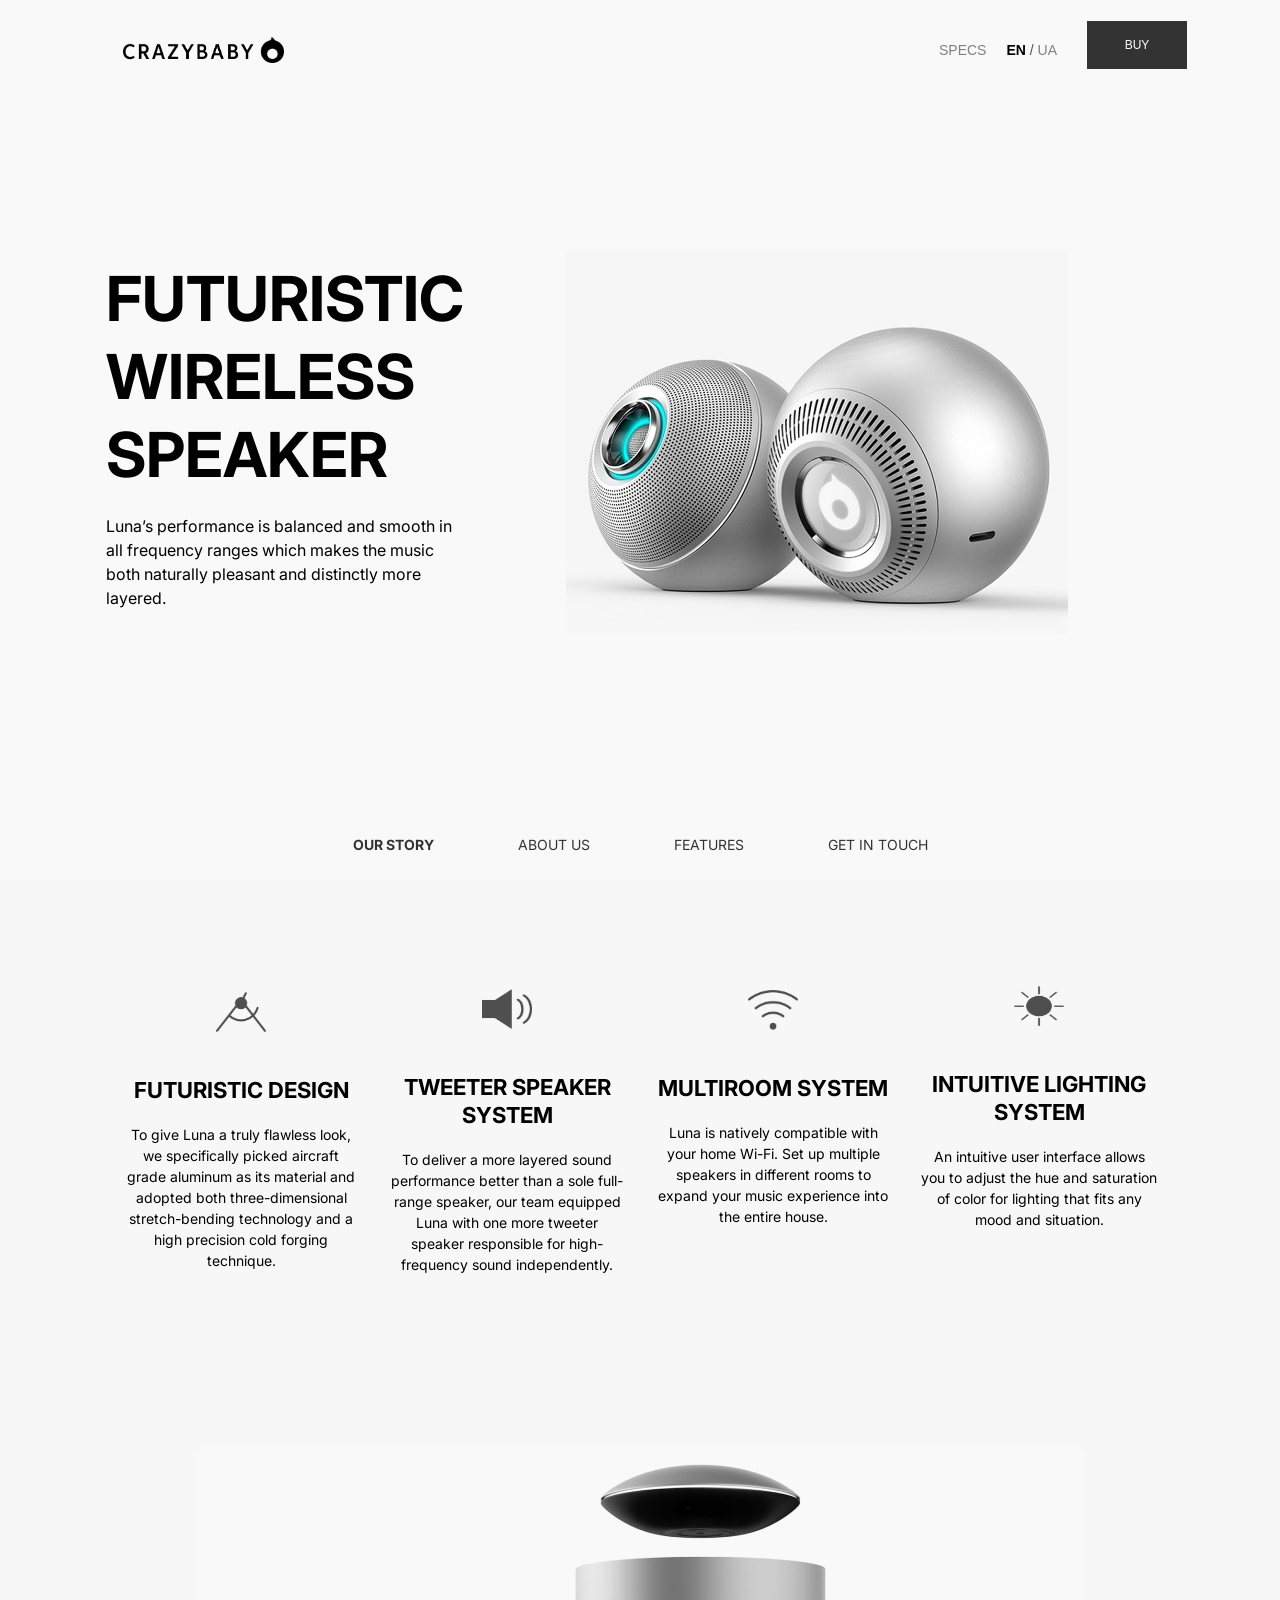
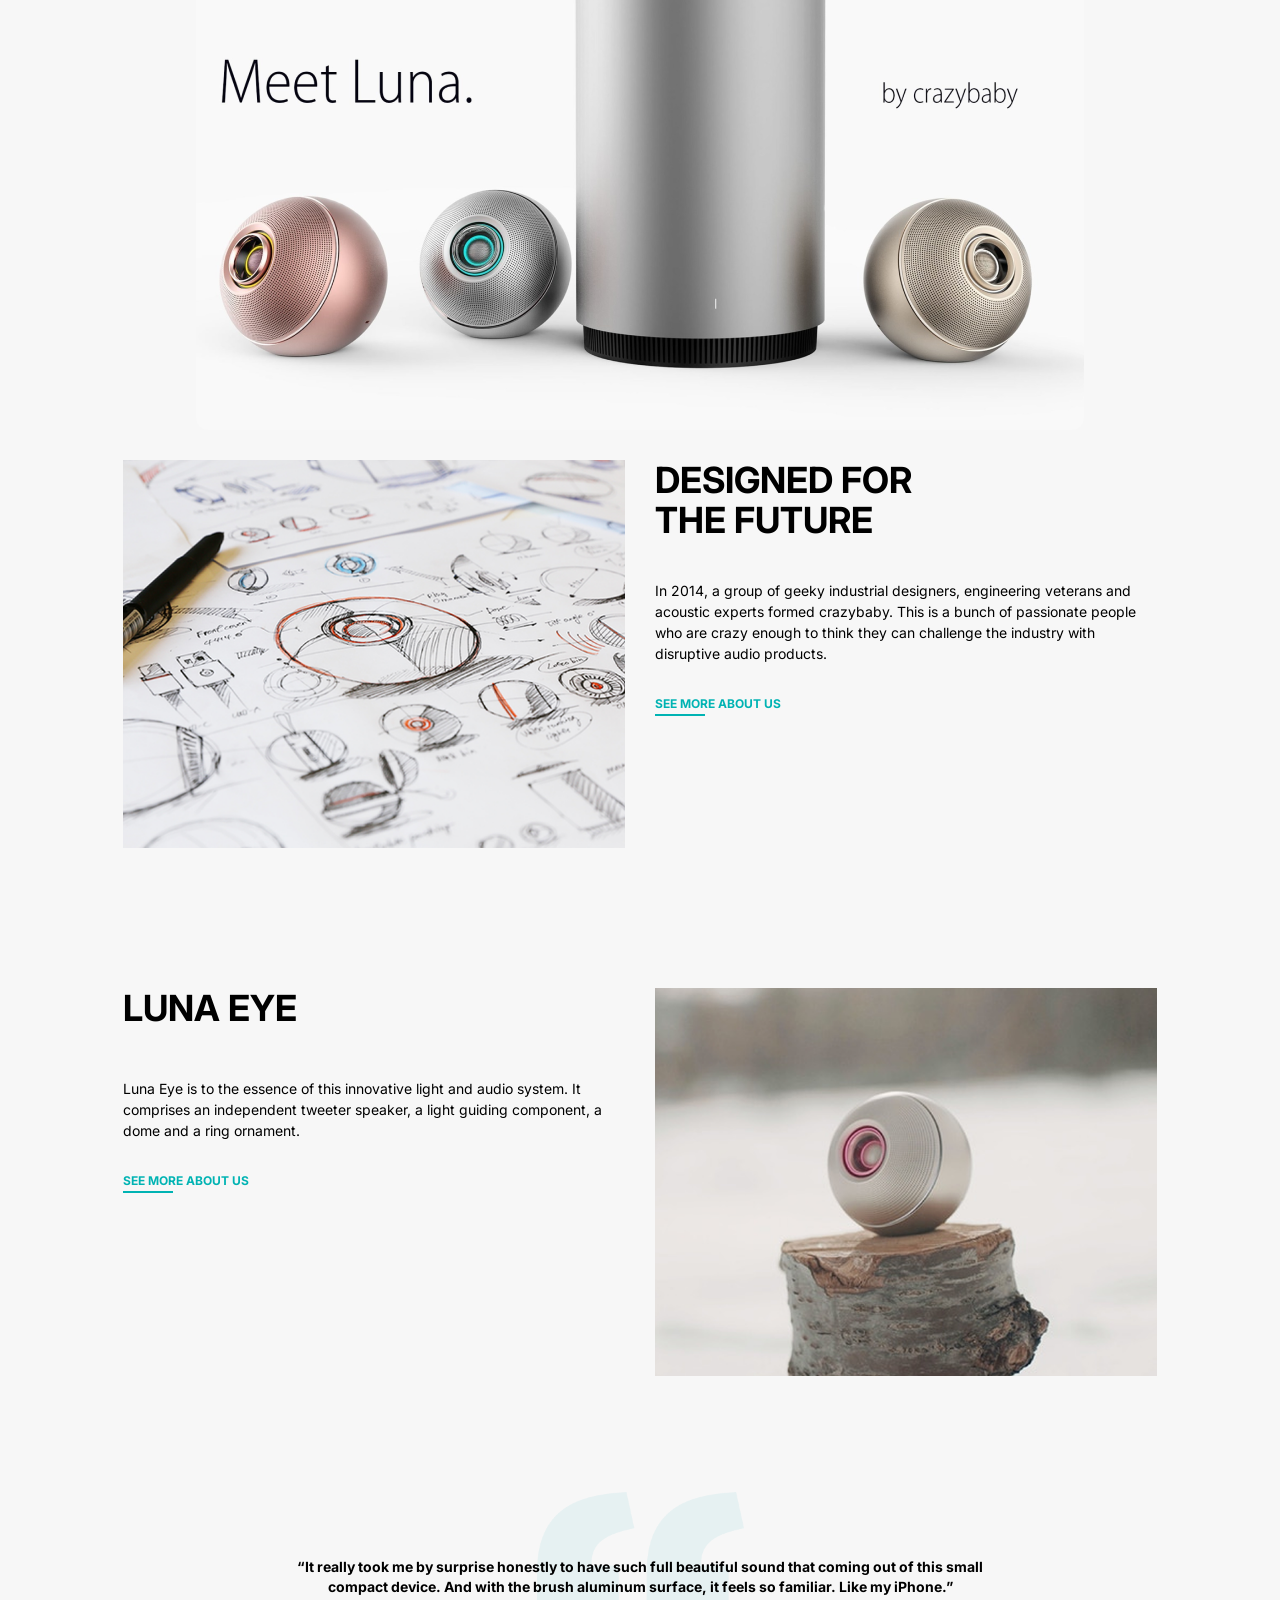
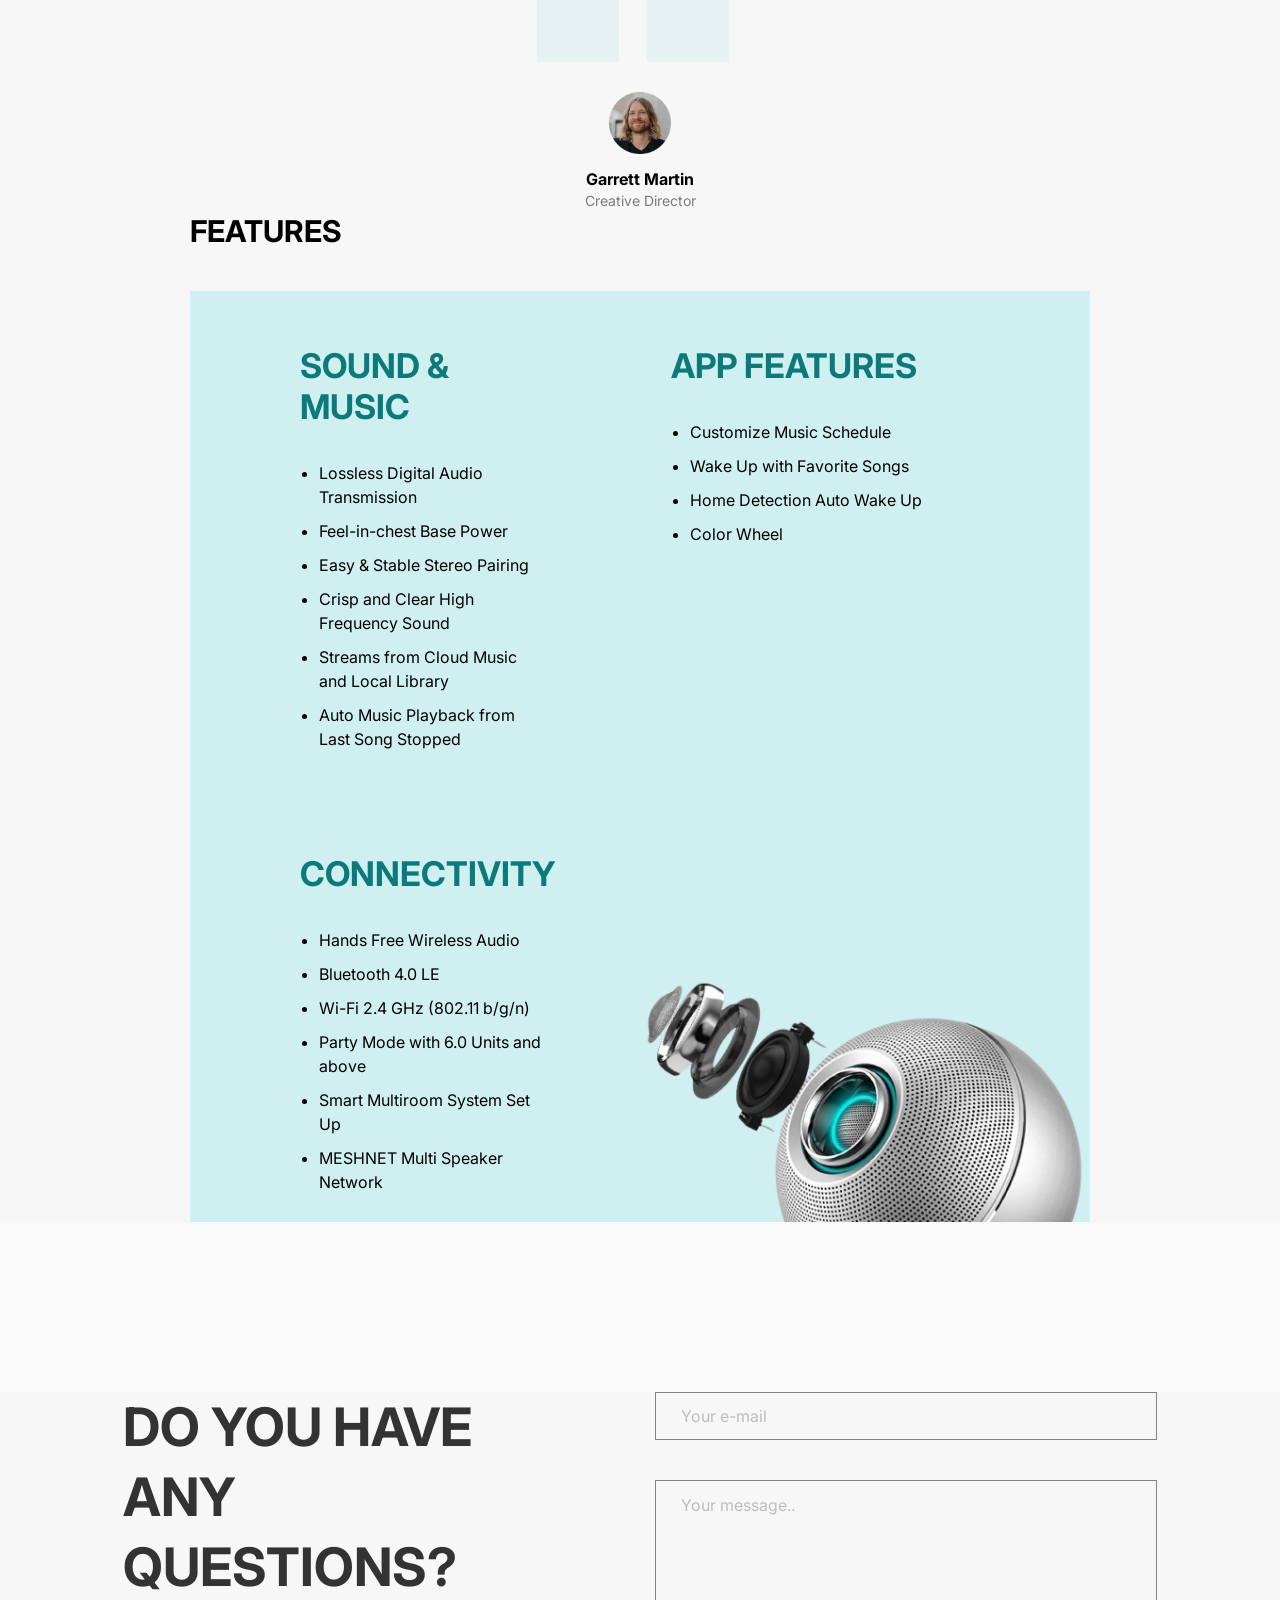
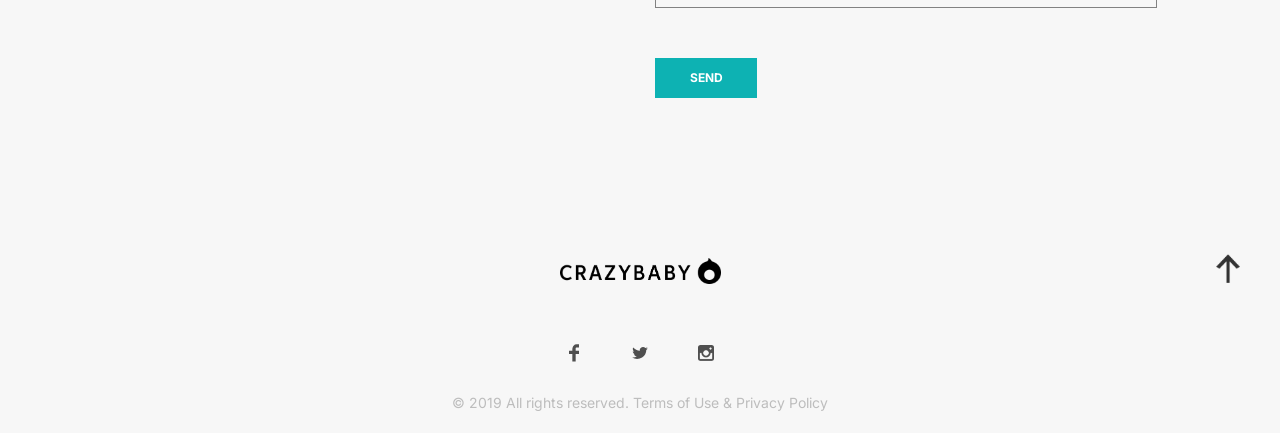
<file: index.html>
<!DOCTYPE html><html lang=en><meta charset=UTF-8><meta name=viewport content="width=device-width, initial-scale=1.0"><title>Kickstarter</title><link rel=stylesheet href=Kickstarter.9f6c6b0b.css><link rel=preconnect href=https://fonts.googleapis.com><link rel=preconnect href=https://fonts.gstatic.com><link href="https://fonts.googleapis.com/css2?family=Inter:ital,opsz,wght@0,14..32,100..900;1,14..32,100..900&amp;family=Poppins:ital,wght@0,100;0,200;0,300;0,400;0,500;0,600;0,700;0,800;0,900;1,100;1,200;1,300;1,400;1,500;1,600;1,700;1,800;1,900&amp;display=swap" rel=stylesheet><link rel=icon href=favicon.c56ffc4e.ico type=image/x-icon><script src=Kickstarter.8de0e186.js></script><body class=page__body>
    <header class=header>
      <div class=header__content>
        <div class=container>
          <div class=top__bar>
            <div class=top__bar--container>
              
              <a href=# class=top__bar__logo-link>
                <img src=main--preview.72592ab6.png alt=Kickstarter class=top__bar__logo>
              </a>
              <div class=top__bar--wrapper>
                
                <div class=top__bar--language>
                  <a href=# class=actives>
                    SPECS
                  </a>
                  <div class=lang-switch>
                    <a href=# class=active>
                      EN
                    </a>
                    /
                    <a href=# class=passive>
                      UA
                    </a>
                  </div>
                </div>

                <div class=top__container>
                  <a href=# class=top__button>
                    <span class=menu__button--tittle>Buy</span>
                  </a>
                </div>

                
                <a href=# class="icon icon--menu" id=menuOpen></a>
              </div>
            </div>
          </div>
          <aside class="menu page__menus" id=menu>
            <div class=container>
              <div class="menu__tops top-bars">
                <div class=top__bar--icons>
                  <a href=# class=top__bar__logo-link>
                    <img src=main--preview.72592ab6.png alt=Kickstarter class=top__bar__logo>
                  </a>

                  <a href=# class="icon icon--close" id=menuClose></a>
                </div>
                <div class=menu__aside--containers>
                  <nav class="nav top__nav">
                    <ul class=nav__list>
                      <li class=nav__item>
                        <a href=#OurStory class=nav__links>
                          OUR STORY
                        </a>
                      </li>
                      <li class=nav__item>
                        <a href=#Events class=nav__link>
                          ABOUT US
                        </a>
                      </li>
                      <li class=nav__item>
                        <a href="#About Us" class=nav__link>
                          FEATURES
                        </a>
                      </li>
                      <li class=nav__item>
                        <a href=#Contacts class=nav__link>
                          GET IN TOUCH
                        </a>
                      </li>
                    </ul>
                  </nav>
                  <div class=top__bar--languages>
                    <a href=# class=actives>
                      SPECS
                    </a>
                    <div class=lang-switch>
                      <a href=# class=active>
                        EN
                      </a>
                      /
                      <a href=# class=passive>
                        UA
                      </a>
                    </div>
                  </div>

                  <div class=menu__container>
                    <a href=# class=menu__button>
                      <span class=menu__button--tittle>Buy</span>
                    </a>
                  </div>
                </div>
              </div>
            </div>
          </aside>
          <div class=header__bottom>
            <img src=header--image.3294953e.png alt=header__image class=header__image>

            <div class=header__box>
              <div class=header__tittle>Futuristic Wireless Speaker</div>

              <div class=header__about>
                Luna’s performance is balanced and smooth in all frequency
                ranges which makes the music both naturally pleasant and
                distinctly more layered.
              </div>
            </div>

            <div class=header__nav>
              <nav class="nav top__nav">
                <ul class=nav__list>
                  <li class=nav__item>
                    <a href=# class=nav__links>
                      OUR STORY
                    </a>
                  </li>
                  <li class=nav__item>
                    <a href=#Events class=nav__link>
                      ABOUT US
                    </a>
                  </li>
                  <li class=nav__item>
                    <a href="#About Us" class=nav__link>
                      FEATURES
                    </a>
                  </li>
                  <li class=nav__item>
                    <a href=#Contacts class=nav__link>
                      GET IN TOUCH
                    </a>
                  </li>
                </ul>
              </nav>
            </div>
          </div>
        </div>
      </div>
    </header>
    <main class=main>
      <div class=container>
        <div class=main__content>
          <div class=main__block--frst>
            <img src=main--img1.f482e755.png alt=main__img class=main__image>
            <div class=main__tittle id=OurStory>
              Futuristic Design
            </div>
            <div class=main__about>
              To give Luna a truly flawless look, we specifically picked
              aircraft grade aluminum as its material and adopted both
              three-dimensional stretch-bending technology and a high precision
              cold forging technique.
            </div>
          </div>
          <div class=main__block--scnd>
            <img src=main--img2.169f711a.png alt=main__img class=main__image>
            <div class=main__tittle>Tweeter Speaker System</div>
            <div class=main__about>
              To deliver a more layered sound performance better than a sole
              full-range speaker, our team equipped Luna with one more tweeter
              speaker responsible for high-frequency sound independently.
            </div>
          </div>
          <div class=main__block--thrd>
            <img src=main--img3.e27a817b.png alt=main__img class=main__image>
            <div class=main__tittle>Multiroom System</div>
            <div class=main__about>
              Luna is natively compatible with your home Wi-Fi. Set up multiple
              speakers in different rooms to expand your music experience into
              the entire house.
            </div>
          </div>
          <div class=main__block--frth>
            <img src=main--img4.39718226.png alt=main__img class=main__image>
            <div class=main__tittle>Intuitive Lighting System</div>
            <div class=main__about>
              An intuitive user interface allows you to adjust the hue and
              saturation of color for lighting that fits any mood and situation.
            </div>
          </div>
        </div>
      </div>
      <div class=main__picture>
        <img src=main--picture.ffb97c09.png alt=main--picture class=main__picture--img>
      </div>
      <div class=container>
        <div class=design__block id=Events>
          <div class=design__first--tittle>
            DESIGNED FOR
            <br>
            THE FUTURE
          </div>
          <img src=desigh--frst.fe9c80ff.png alt=design--frst class=design__frst--img>
          <div class=design__about--first>
            <div class=design__about__tittle>
              In 2014, a group of geeky industrial designers, engineering
              veterans and acoustic experts formed crazybaby. This is a bunch of
              passionate people who are crazy enough to think they can challenge
              the industry with disruptive audio products.
            </div>

            <a href=/about class=design__btn>
              SEE MORE ABOUT US
            </a>
          </div>

          <div class=design__second--tittle>Luna Eye</div>
          <img src=desigh--scnd.8c07fd57.png alt=design--frst class=design__scnd--img>
          <div class=design__about--second>
            <div class=design__about__tittle>
              Luna Eye is to the essence of this innovative light and audio
              system. It comprises an independent tweeter speaker, a light
              guiding component, a dome and a ring ornament.
            </div>

            <a href=/about class=design__btn>
              SEE MORE ABOUT US
            </a>
          </div>
        </div>
      </div>

      <div class=person>
        <div class=person__back--image>
          <div class=person__top>
            “It really took me by surprise honestly to have such full beautiful
            sound that coming out of this small compact device. And with the
            brush aluminum surface, it feels so familiar. Like my iPhone.”
          </div>
        </div>
        <img src=person--img.2c8e388a.png alt=person class=person__image>
        <div class=person__tittle>Garrett Martin</div>
        <div class=person__about>Creative Director</div>
      </div>

      <div class=features__tittle id="About Us">
        FEATURES
      </div>
      <div class=features>
        <div class=features__wrapper>
          <div class="active feature-card">
            <h3 class=features__about>SOUND &amp; MUSIC</h3>
            <ul>
              <li class=features__link>
                Lossless Digital Audio Transmission
              </li>
              <li class=features__link>Feel-in-chest Base Power</li>
              <li class=features__link>Easy &amp; Stable Stereo Pairing</li>
              <li class=features__link>
                Crisp and Clear High Frequency Sound
              </li>
              <li class=features__link>
                Streams from Cloud Music and Local Library
              </li>
              <li class=features__link>
                Auto Music Playback from Last Song Stopped
              </li>
            </ul>
          </div>
          <div class="feature-card second">
            <h3 class=features__about>CONNECTIVITY</h3>
            <ul>
              <li class=features__link>Hands Free Wireless Audio</li>
              <li class=features__link>Bluetooth 4.0 LE</li>
              <li class=features__link>Wi-Fi 2.4 GHz (802.11 b/g/n)</li>
              <li class=features__link>
                Party Mode with 6.0 Units and above
              </li>
              <li class=features__link>Smart Multiroom System Set Up</li>
              <li class=features__link>MESHNET Multi Speaker Network</li>
            </ul>
          </div>

          <div class="feature-card third">
            <h3 class=features__about>APP FEATURES</h3>
            <ul>
              <li class=features__link>Customize Music Schedule</li>
              <li class=features__link>Wake Up with Favorite Songs</li>
              <li class=features__link>Home Detection Auto Wake Up</li>
              <li class=features__link>Color Wheel</li>
            </ul>
          </div>
        </div>

        
        <div class=features__controls>
          <div class=arrows>
            <button id=prevBtn class=arrow>
              <img src=arrow-left.6b1ca3c6.png alt=prev>
            </button>
            <button id=nextBtn class=arrow>
              <img src=arrow-right.1c7c1f26.png alt=next>
            </button>
          </div>

          <div class=counter>
            <span class=current>01</span>
            <span class=total>/ 03</span>
          </div>
        </div>
        <img src=features__image.a342734a.png alt=features--img class=features__bottom>
      </div>
    </main>
    <div class=email>
      <div class=container>
        <div class=email__content id=Contacts>
          <div class=email__tittle>DO YOU HAVE ANY QUESTIONS?</div>
          <div class=email__wrapper>
            <form id=subscribeForm class=subscribe__form onsubmit="this.reset(); return false;">
              <input name=email type=email class=subscribe__email id=emailInput placeholder="Your e-mail" required>

              <textarea name=message class=subscribe__message id=messageInput placeholder="Your message.." required></textarea>

              <button class=email__button>
                <span class=email__button--tittle>SEND</span>
              </button>
            </form>
          </div>

          <a href=# class=top__bar__email--link>
            <img src=main--preview.72592ab6.png alt=Kickstarter class=top__bar__logo>
          </a>
          <img src=email--arrow.fb2218de.png alt=arrow--email class=scroll-arrow>
          <div class=email__block--websites>
            <a href=https://facebook.com target=_blank class=email__facebook></a>

            <a href=https://twitter.com target=_blank class=email__twitter></a>

            <a href=https://instagram.com target=_blank class=email__instagram></a>
          </div>

          <div class=email__footer>
            © 2019 All rights reserved. Terms of Use &amp; Privacy Policy
          </div>
        </div>
      </div>
    </div>
  
  <script>function scrollToTop(e){e&&e.preventDefault(),window.scrollTo({top:0,behavior:"smooth"})}document.addEventListener("DOMContentLoaded",function(){var e=function(e){d.forEach(function(t,n){return t.classList.toggle("active",n===e)}),i.textContent=e+1<10?"0".concat(e+1):e+1},t=document.getElementById("menu"),n=document.getElementById("menuOpen"),o=document.getElementById("menuClose"),c=document.body;n&&o&&t&&(n.addEventListener("click",function(e){e.preventDefault(),t.classList.add("active"),c.classList.add("no-scroll")}),o.addEventListener("click",function(e){e.preventDefault(),t.classList.remove("active"),c.classList.remove("no-scroll")}));var l=document.getElementById("subscribeForm"),r=document.getElementById("emailInput"),u=document.getElementById("subscribeBtn");l&&r&&u&&u.addEventListener("click",function(e){if(e.preventDefault(),!r.checkValidity()){message.textContent="Введіть коректний e-mail.",r.focus();return}l.reset()}),l&&r&&u&&u.addEventListener("click",function(e){if(e.preventDefault(),!r.checkValidity()){message.textContent="Введіть коректний e-mail.",r.focus();return}l.reset()});var d=document.querySelectorAll(".feature-card"),i=document.querySelector(".counter .current"),s=document.getElementById("prevBtn"),a=document.getElementById("nextBtn"),m=0;s.addEventListener("click",function(){e(m=(m-1+d.length)%d.length)}),a.addEventListener("click",function(){e(m=(m+1)%d.length)}),document.querySelector(".scroll-arrow").addEventListener("click",function(){window.scrollTo({top:0,behavior:"smooth"})}),e(m),e(m),document.querySelectorAll('.page__menus a[href^="#"]').forEach(function(e){e.addEventListener("click",function(n){var o=e.getAttribute("href"),l=document.querySelector(o);t.classList.remove("active"),c.classList.remove("no-scroll"),document.body.style.overflow="auto",document.documentElement.style.overflow="auto",l&&setTimeout(function(){l.scrollIntoView({behavior:"smooth",block:"start"}),document.body.style.overflow="",document.documentElement.style.overflow=""},50)})})});</script>
</file>
